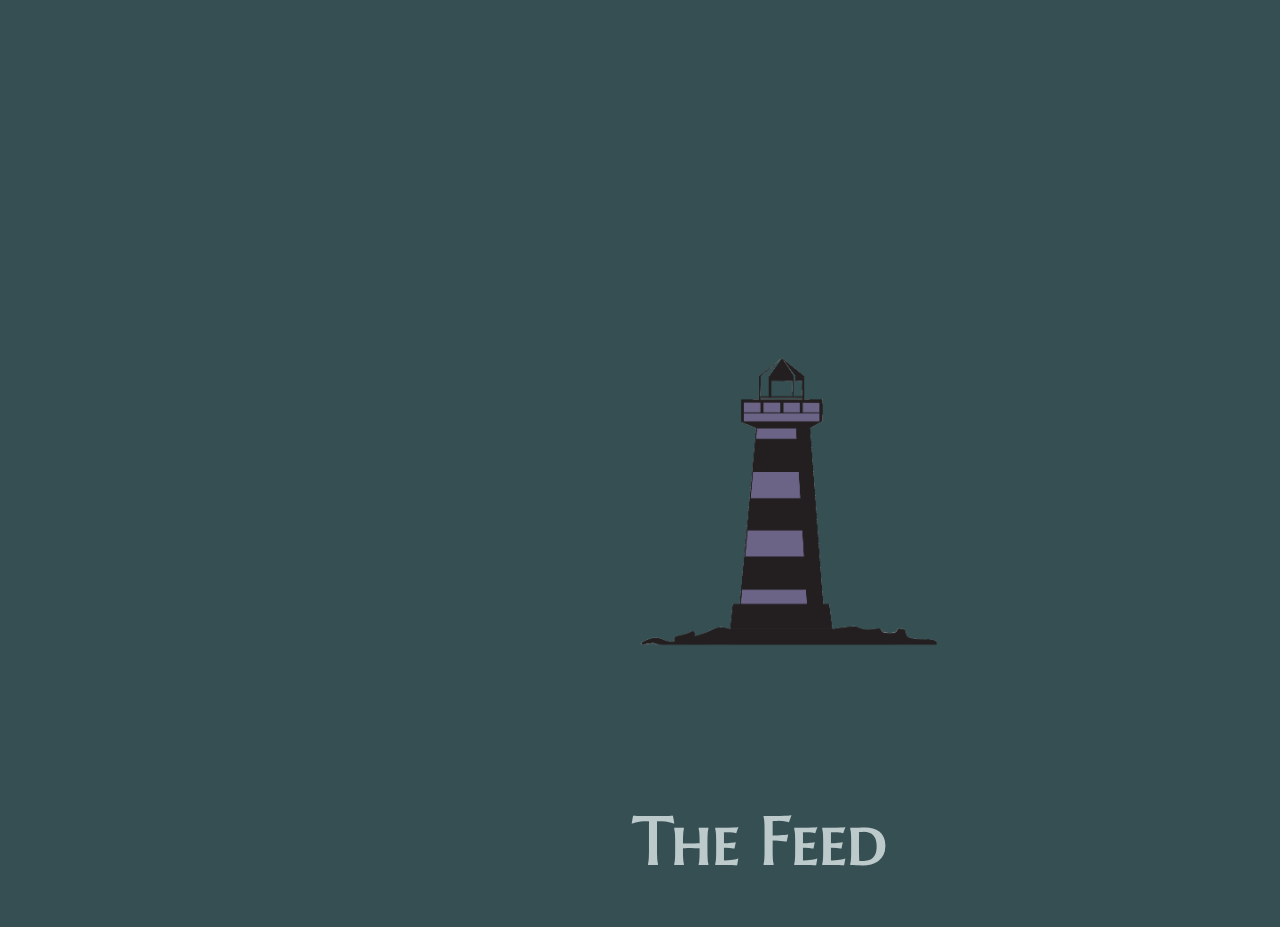
<file: index.html>
<!DOCTYPE html>
<!--[if lt IE 7]>      <html class="no-js lt-ie9 lt-ie8 lt-ie7"> <![endif]-->
<!--[if IE 7]>         <html class="no-js lt-ie9 lt-ie8"> <![endif]-->
<!--[if IE 8]>         <html class="no-js lt-ie9"> <![endif]-->
<!--[if gt IE 8]>      <html class="no-js"> <!--<![endif]-->
<html>
    <head>
        <meta charset="utf-8">
        <meta http-equiv="X-UA-Compatible" content="IE=edge">
        <title>Welcome to The Feed</title>
        <meta name="description" content="The Feed website by Gianna Palanca">
        <meta name="viewport" content="width=device-width, initial-scale=1">
        <link rel="stylesheet" href="css/style.css">
    </head>
    <body>
        <!--[if lt IE 7]>
            <p class="browsehappy">You are using an <strong>outdated</strong> browser. Please <a href="#">upgrade your browser</a> to improve your experience.</p>
        <![endif]-->
        <header>
            <a href="thefeed.html">
            <img src="img/lighthouse.gif" alt="lighthouse with light blinking"
            width="700px"></a>
            <h1>The Feed</h1>
        </header>
    </body>
</html>
</file>
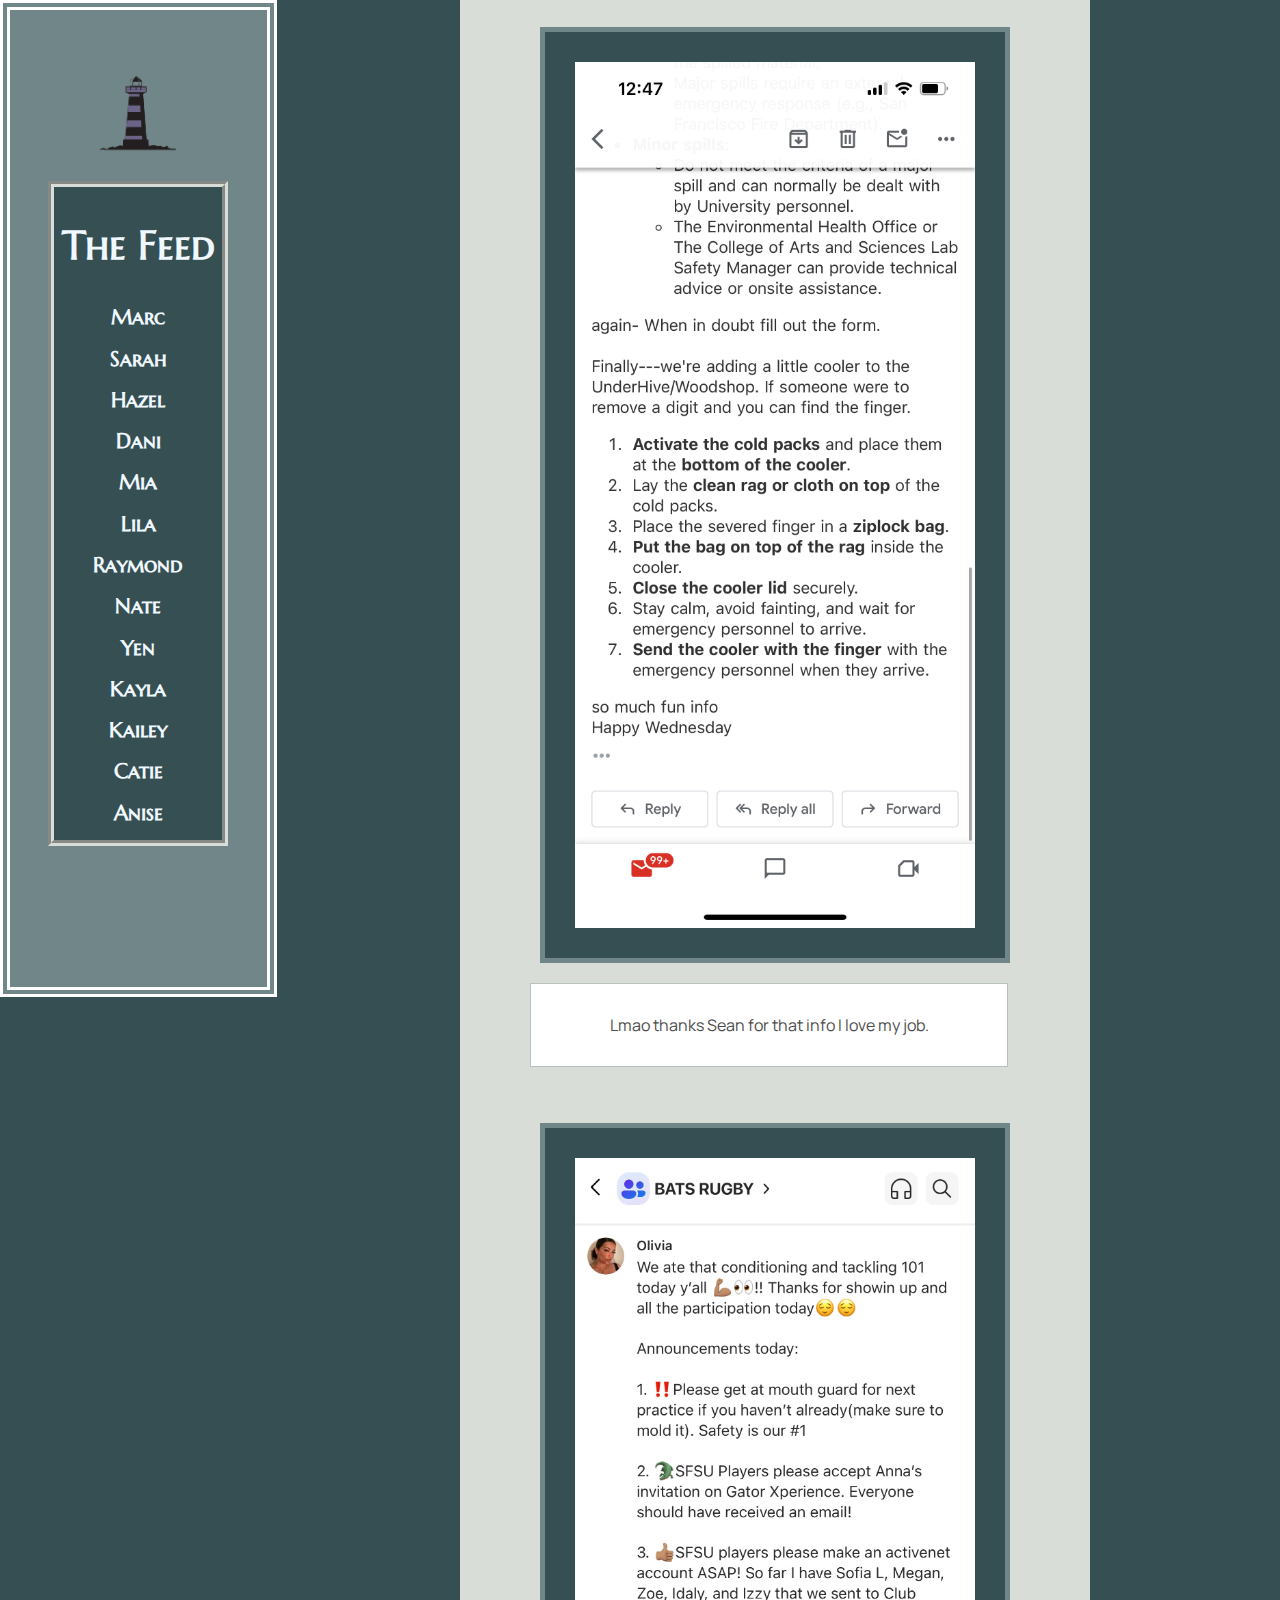
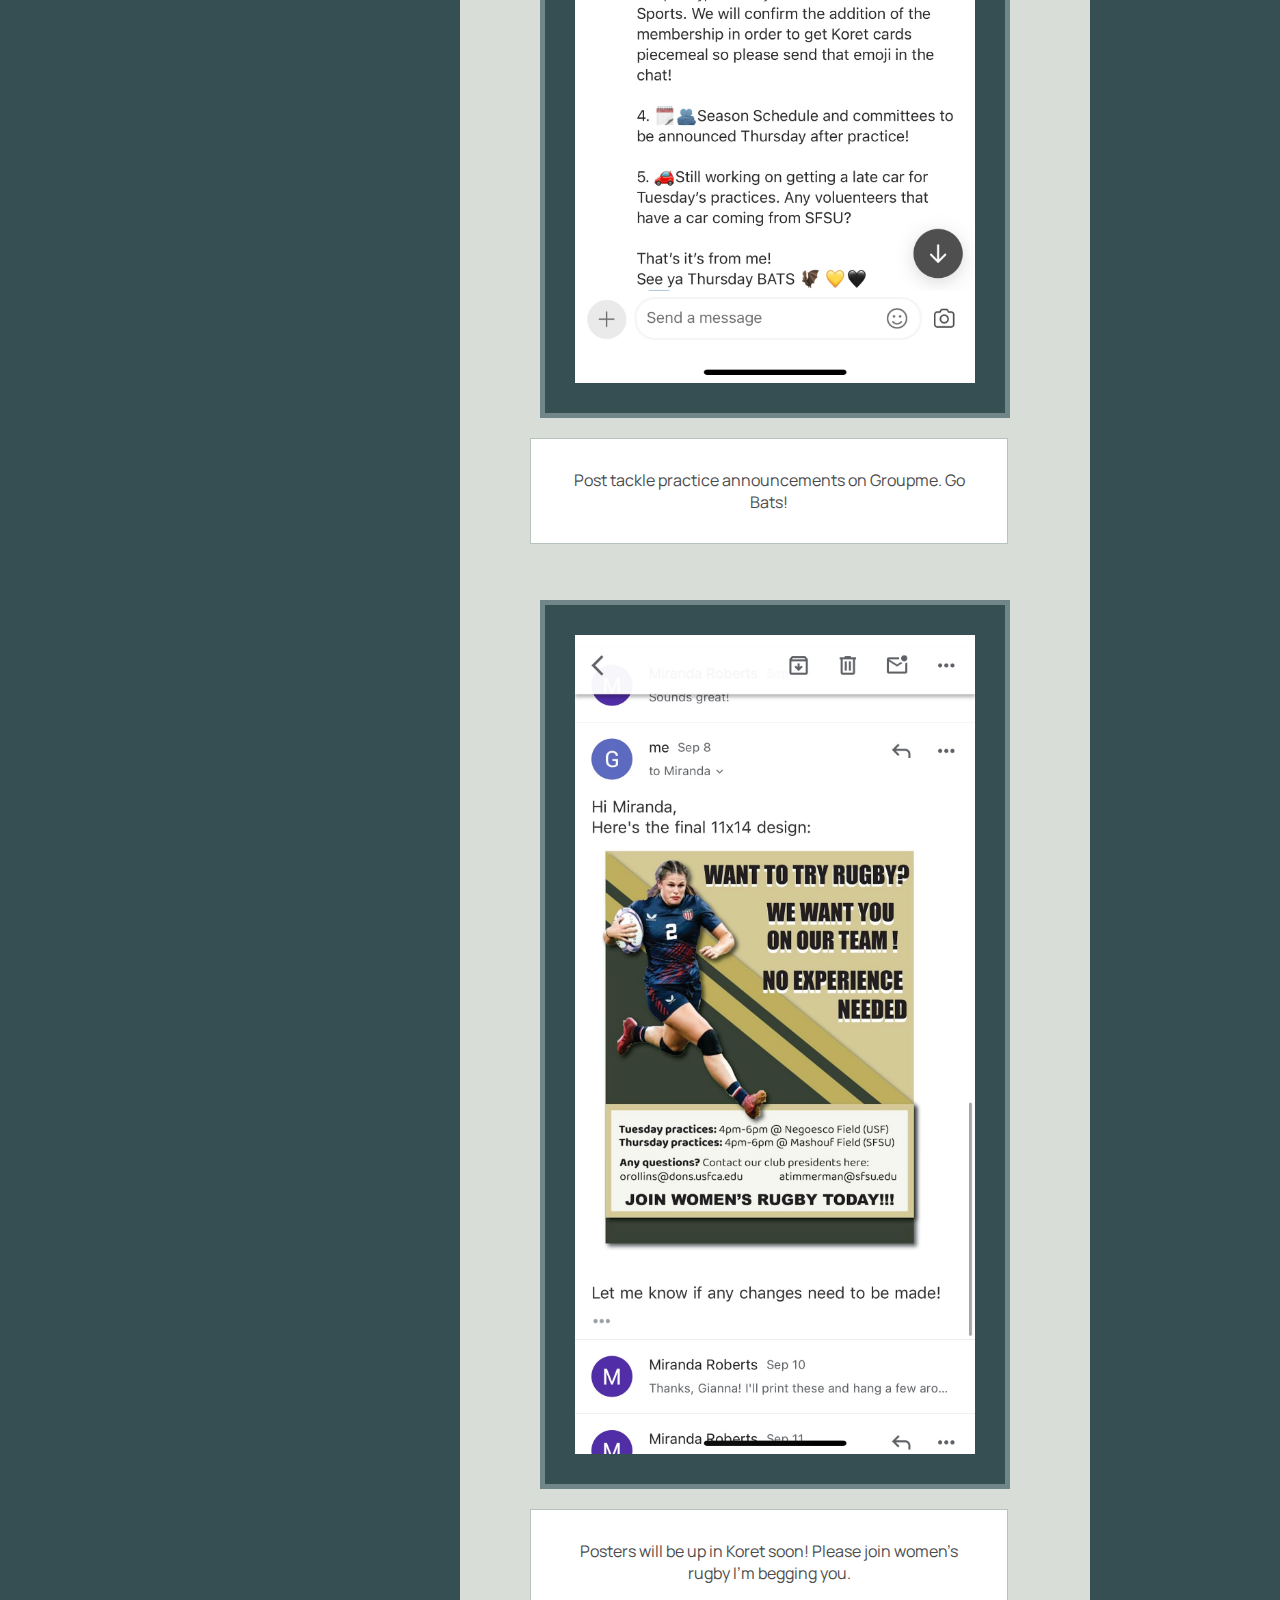
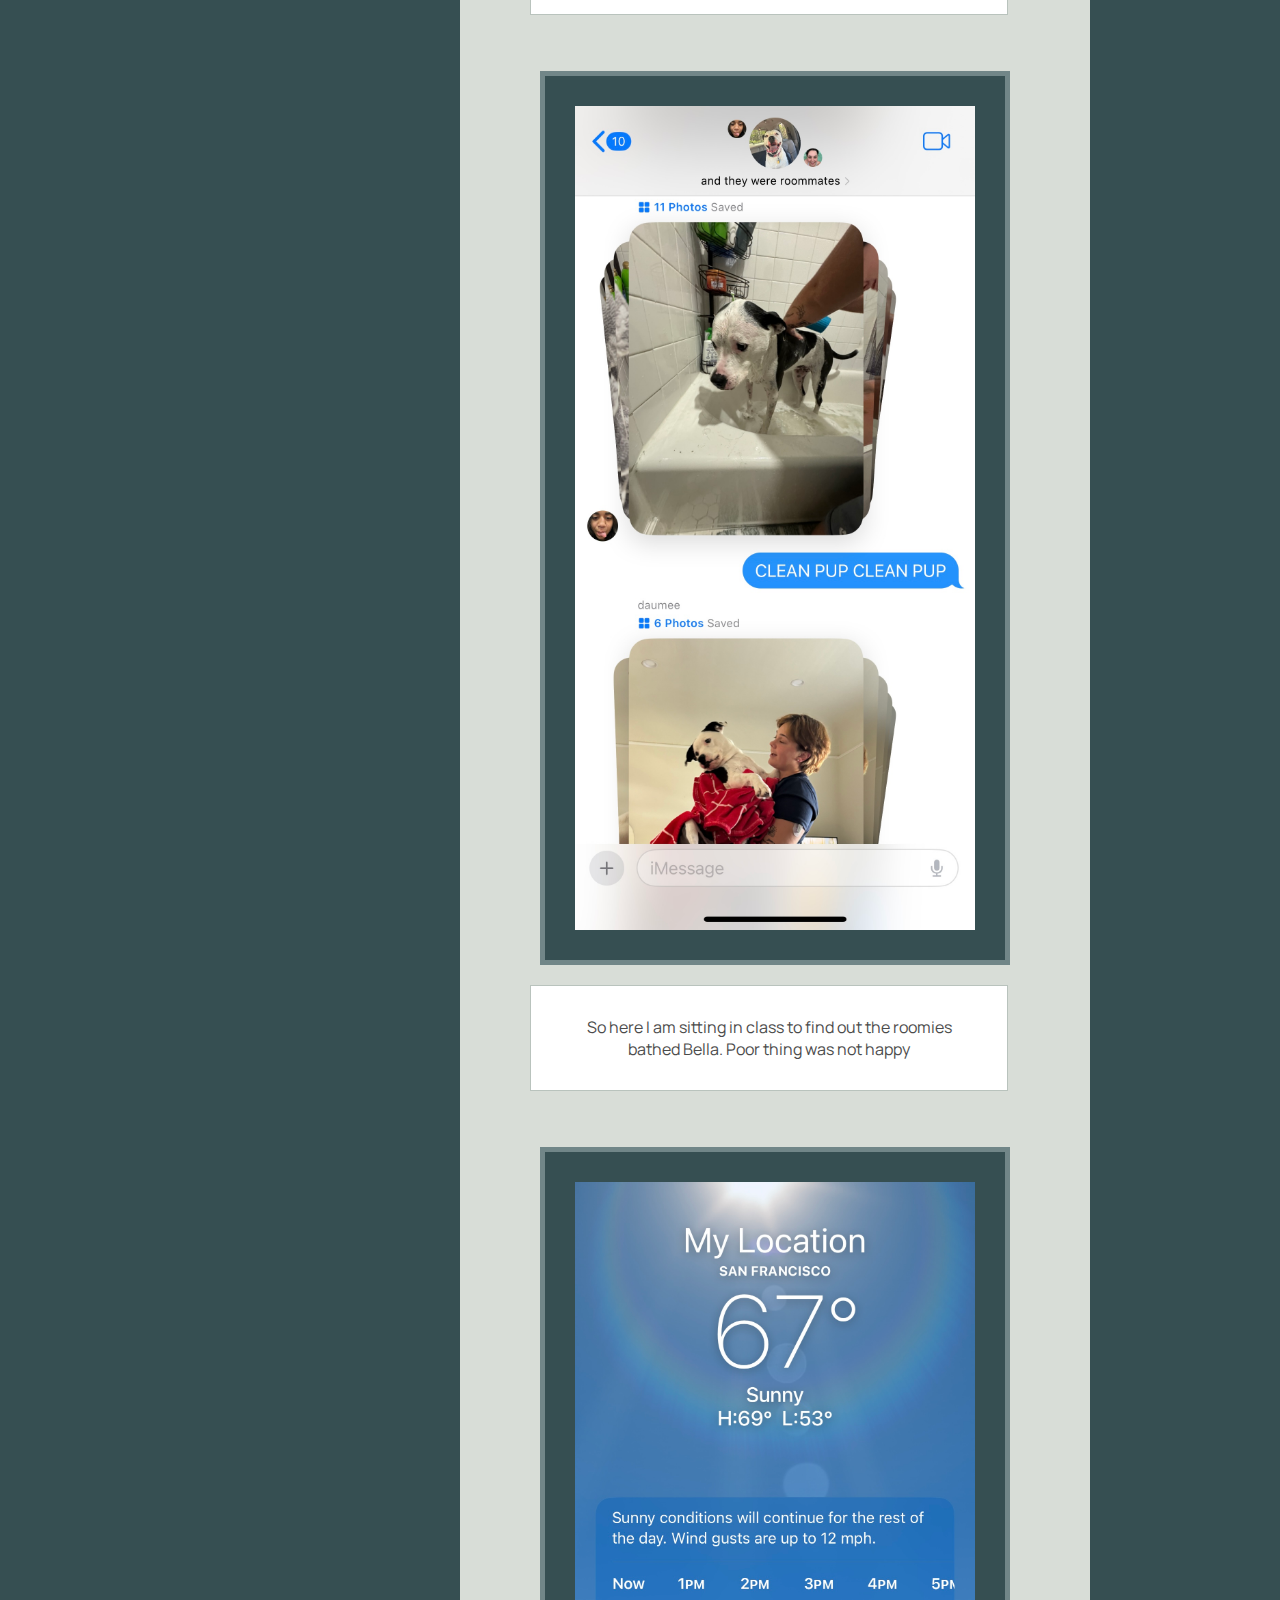
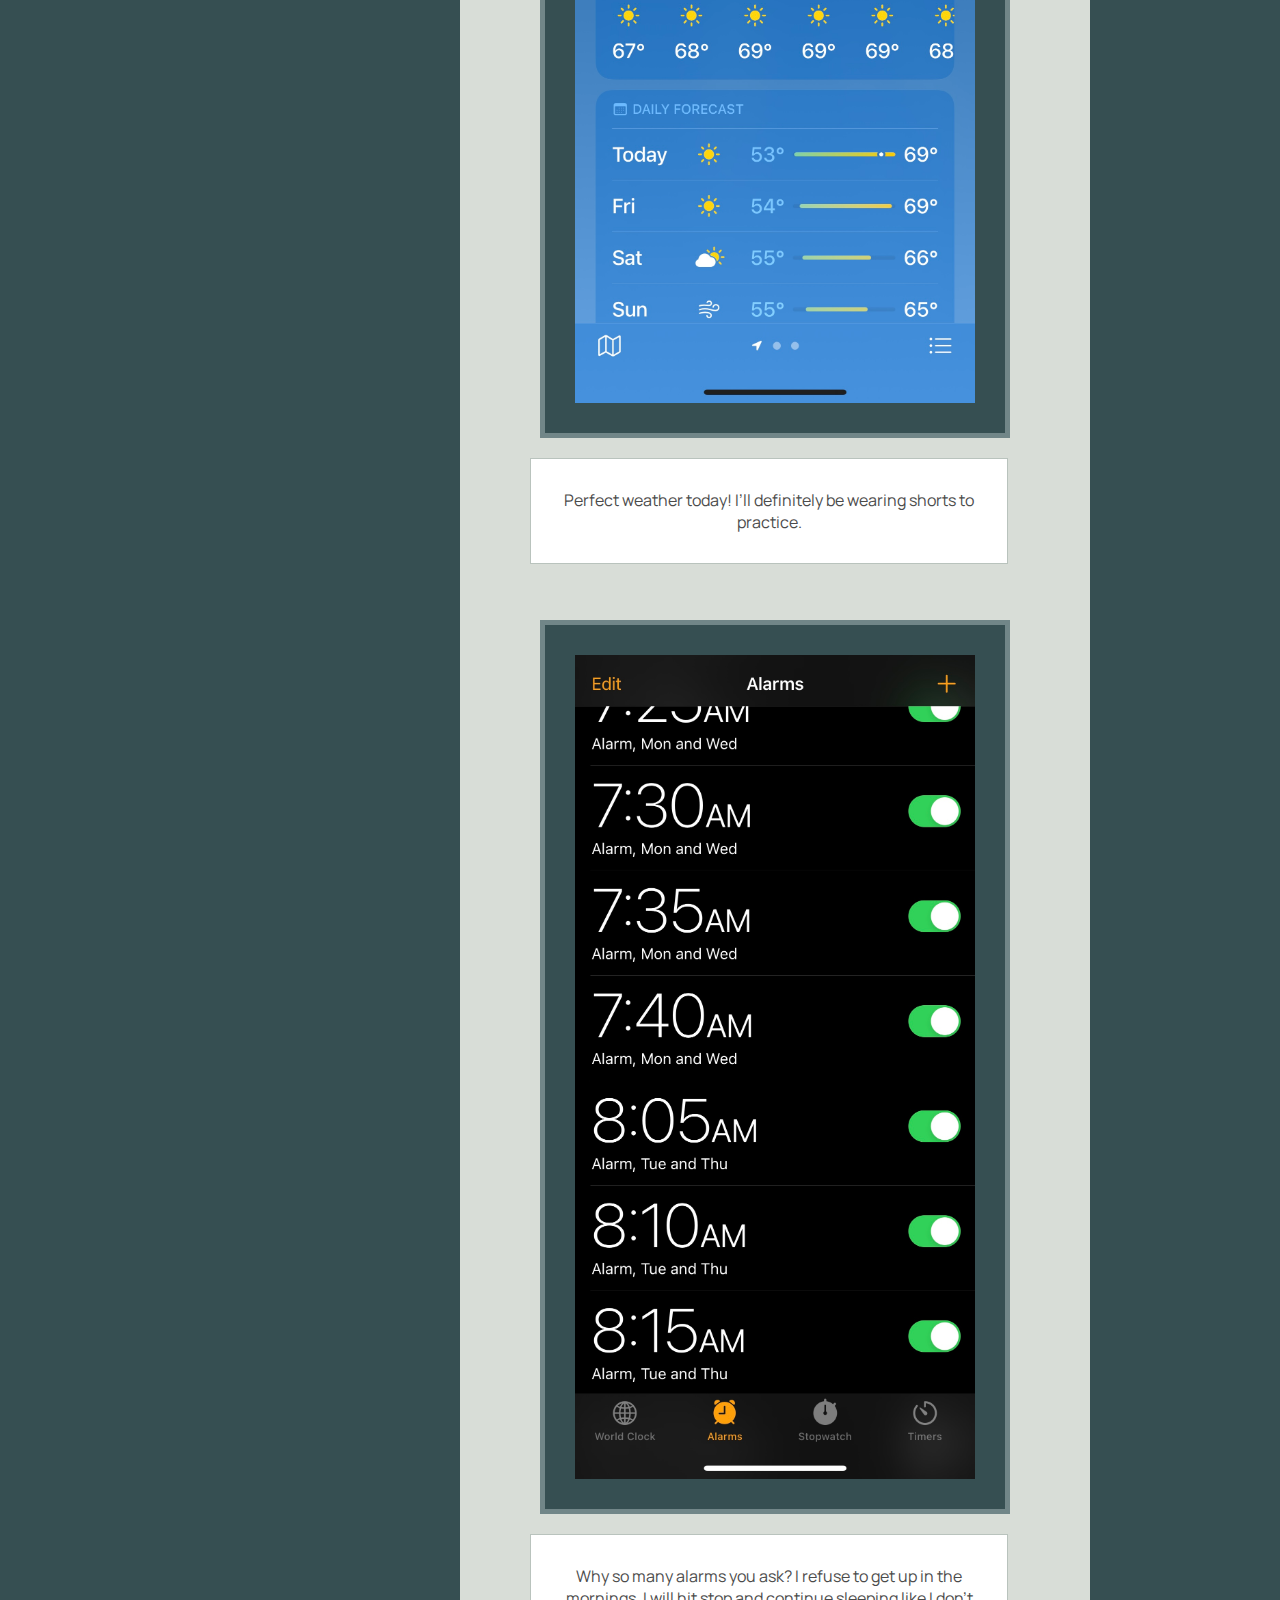
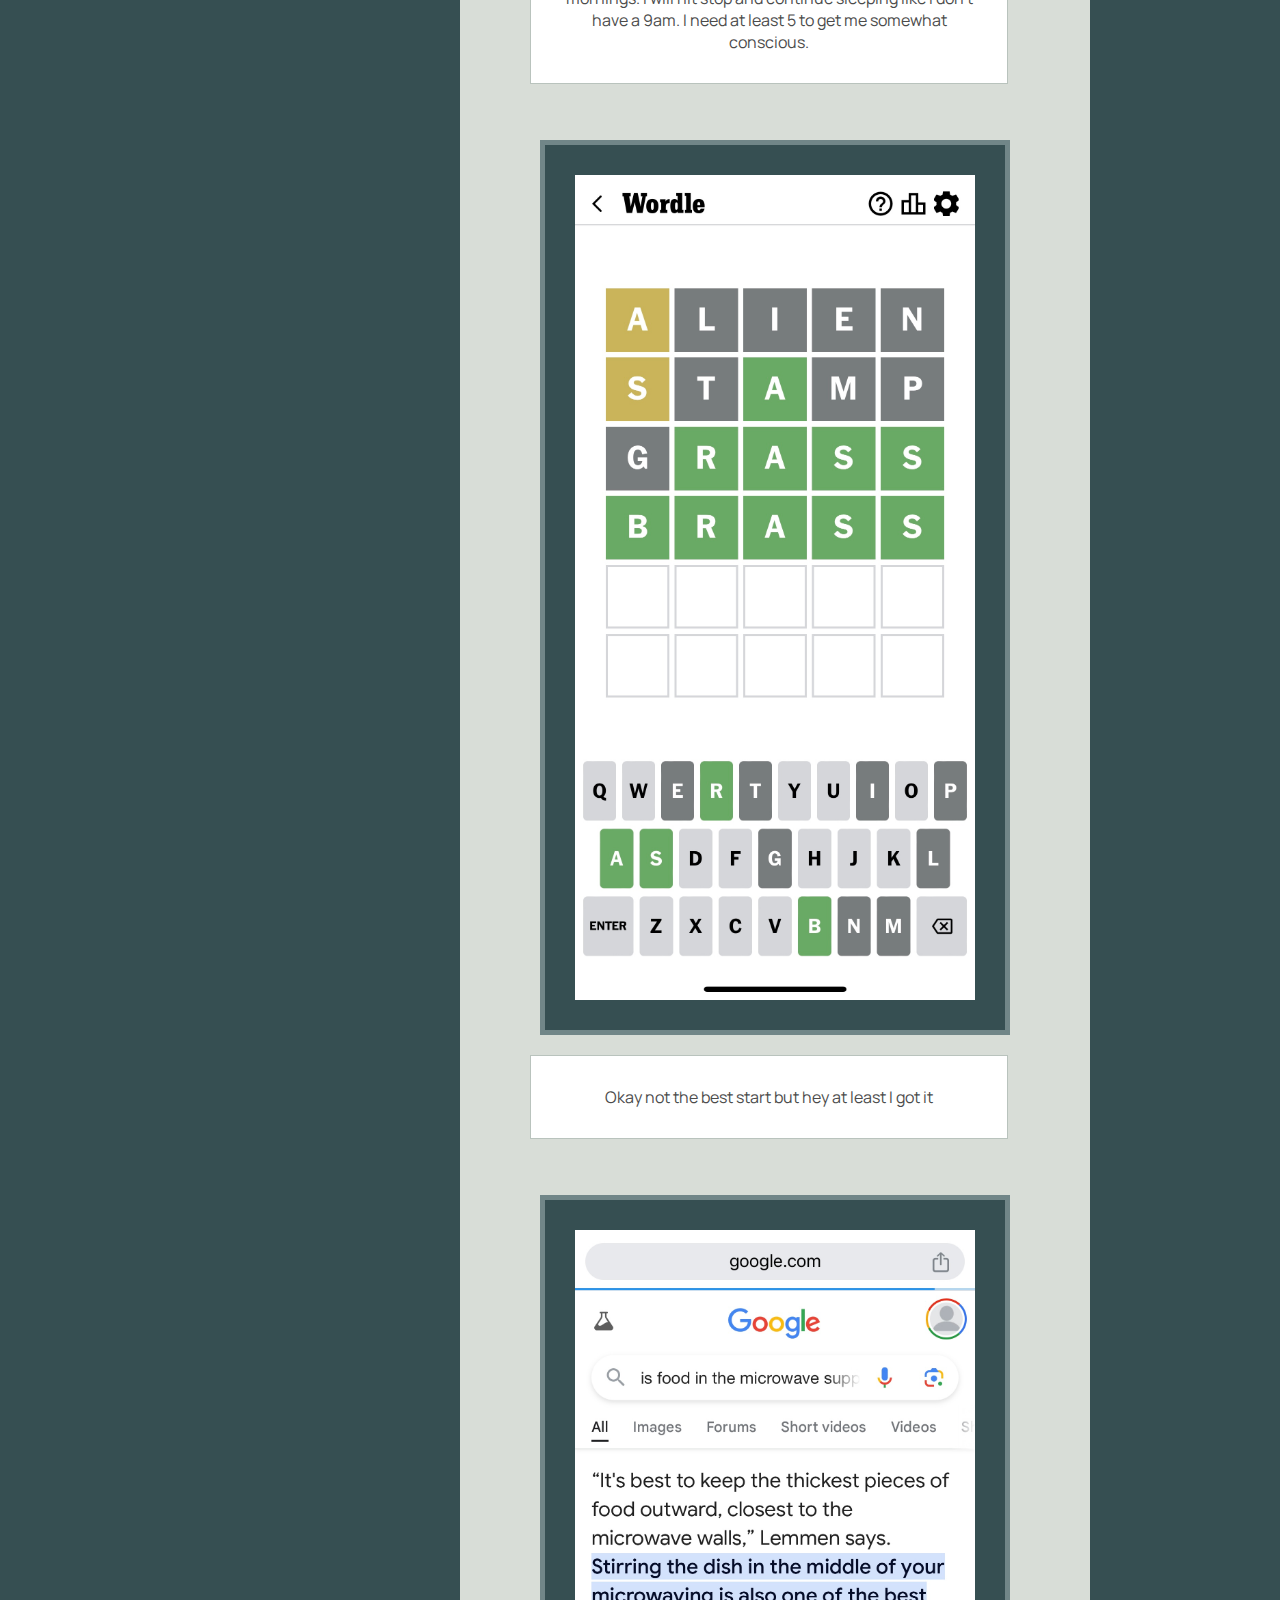
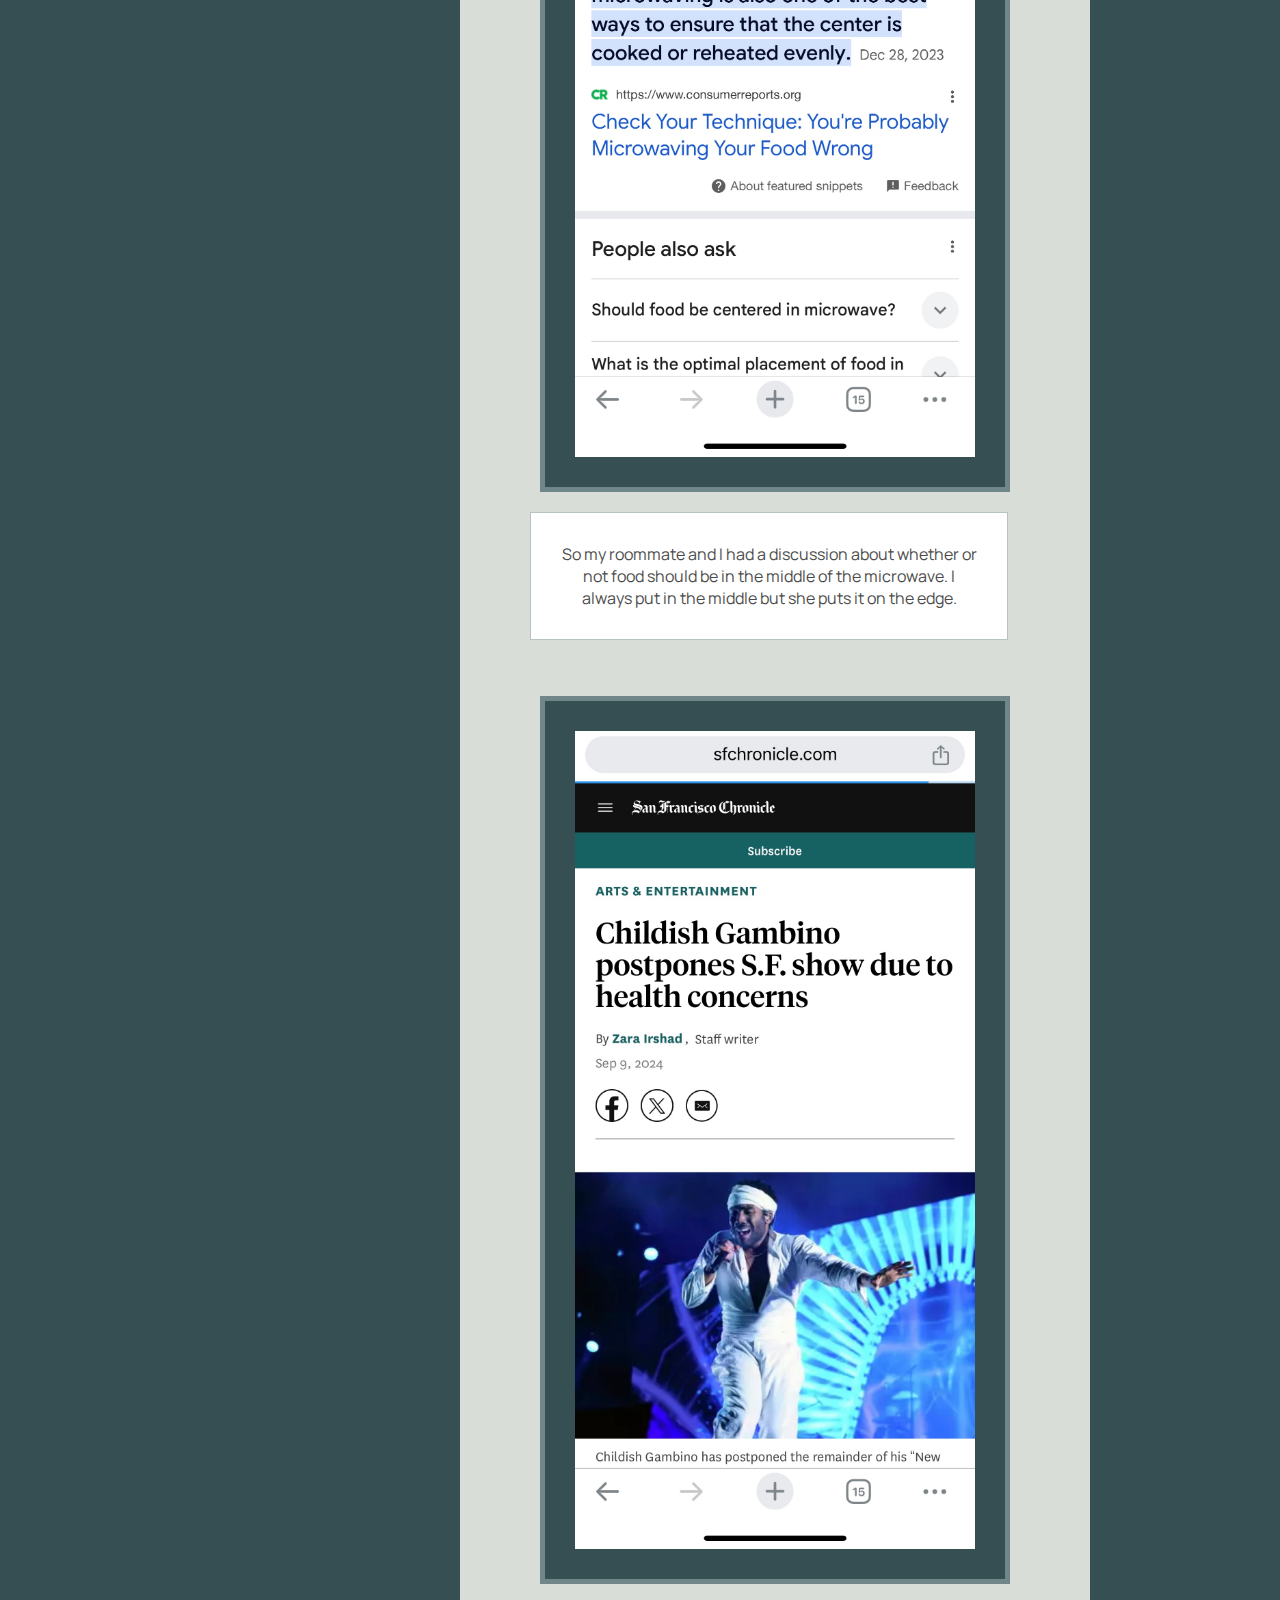
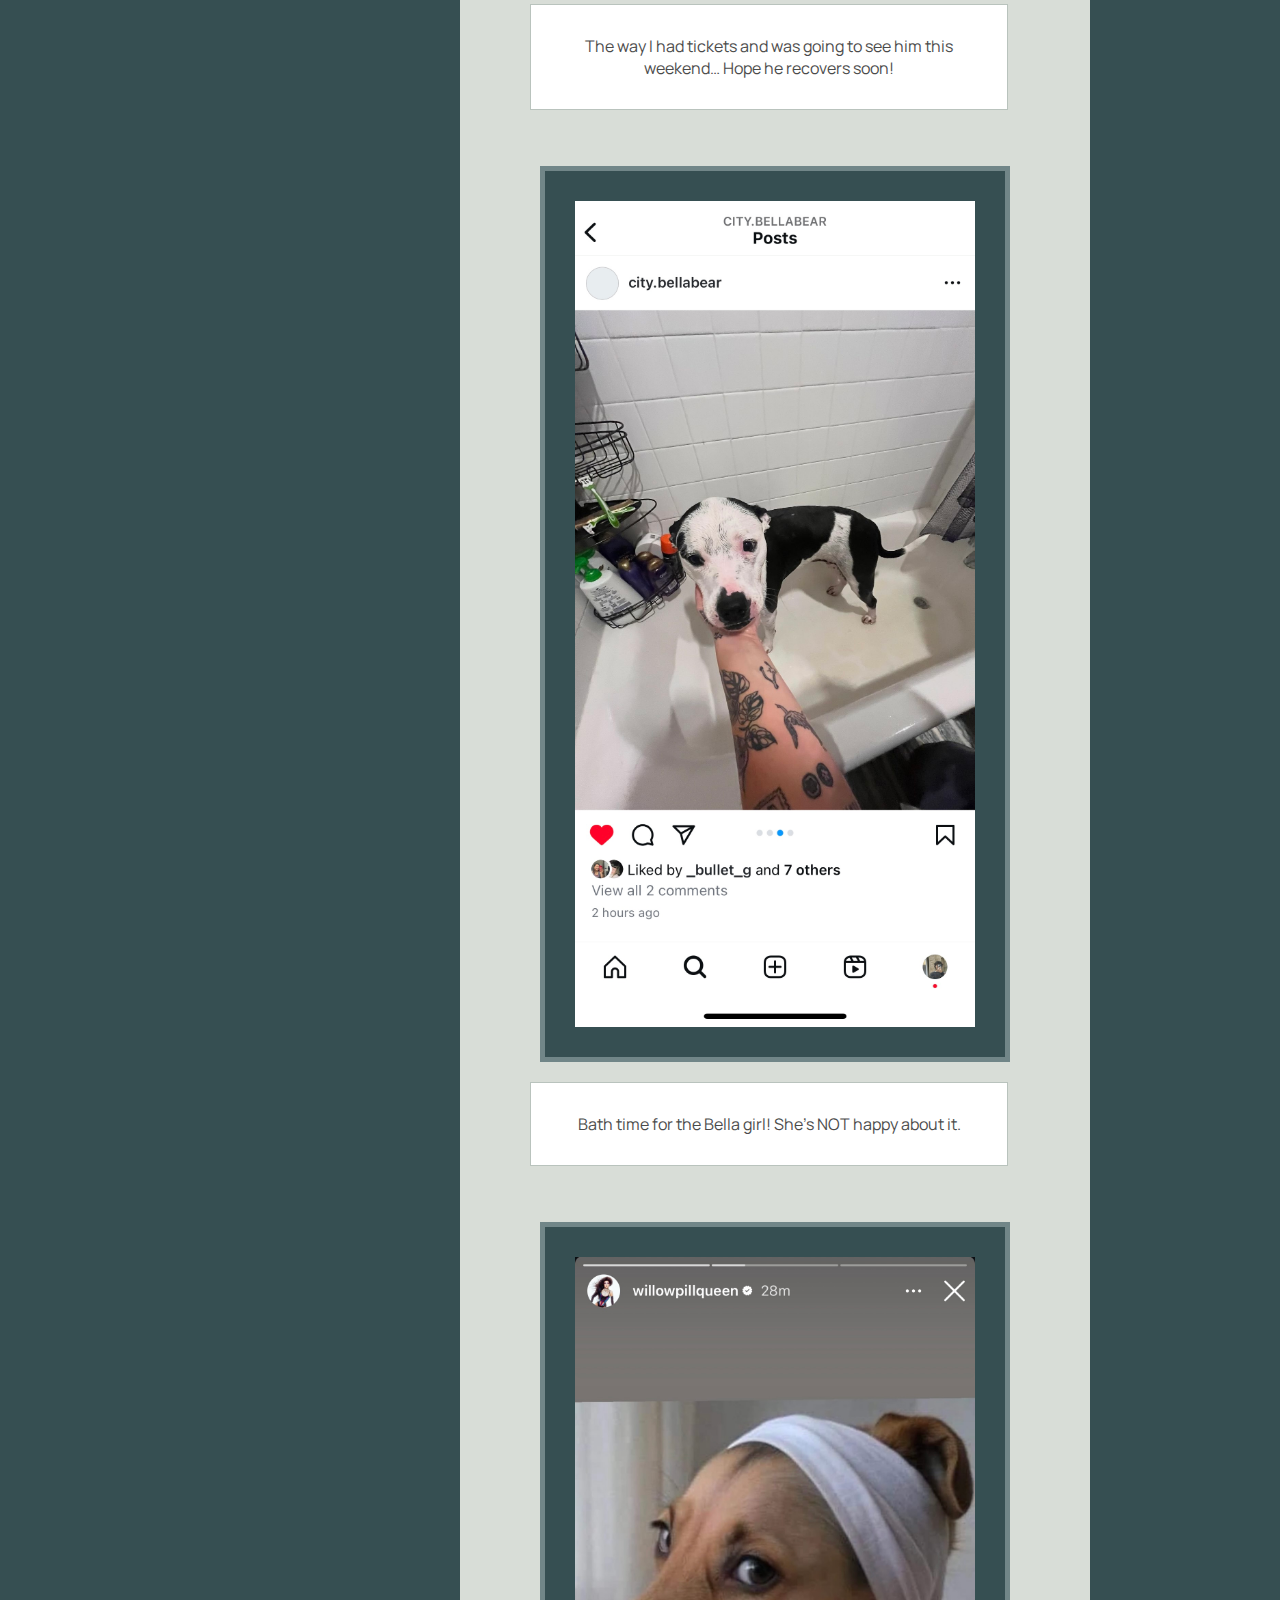
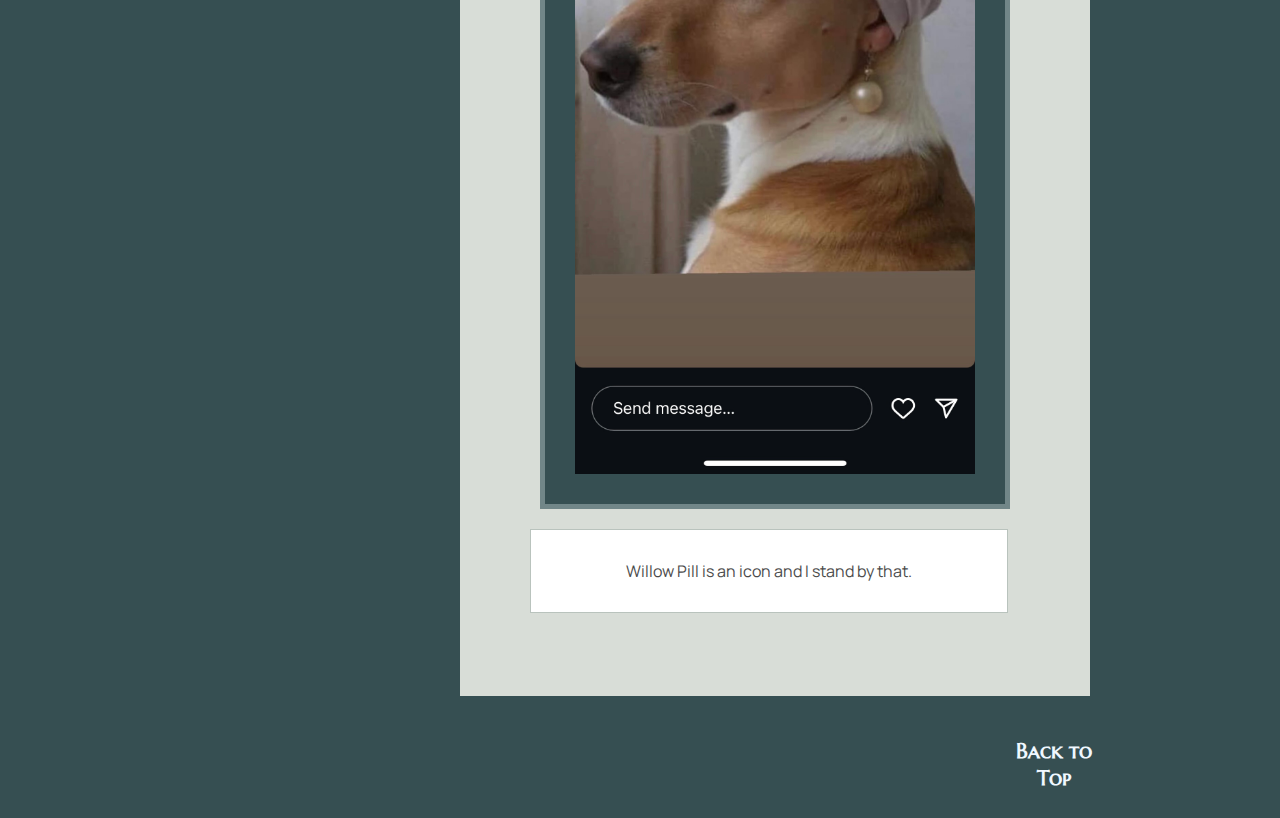
<file: thefeed.html>
<!DOCTYPE html>
<!--[if lt IE 7]>      <html class="no-js lt-ie9 lt-ie8 lt-ie7"> <![endif]-->
<!--[if IE 7]>         <html class="no-js lt-ie9 lt-ie8"> <![endif]-->
<!--[if IE 8]>         <html class="no-js lt-ie9"> <![endif]-->
<!--[if gt IE 8]>      <html class="no-js"> <!--<![endif]-->
<html>
    <head>
        <meta charset="utf-8">
        <meta http-equiv="X-UA-Compatible" content="IE=edge">
        <title>Welcome to The Feed</title>
        <meta name="description" content="The Feed website by Gianna Palanca">
        <meta name="viewport" content="width=device-width, initial-scale=1">
        <link rel="stylesheet" href="css/style.css">
    </head>
    <body>
        <!--[if lt IE 7]>
            <p class="browsehappy">You are using an <strong>outdated</strong> browser. Please <a href="#">upgrade your browser</a> to improve your experience.</p>
        <![endif]-->
        <nav>
           <a href="index.html"> <img src="img/lighthouse.gif" alt="lighthouse with light blinking" style="width: 100%; height:fit-content; object-fit: cover;"></a>
          <div id="friends">
            <h2>The Feed</h2>
            <a href="https://mbagustin.github.io/thefeed/" target="_blank">
                <h1>Marc </h1>
            </a>
            <a href="https://senkvetch.github.io/thefeed/index.html" target="_blank">
                <h1>Sarah </h1>
            </a>
            <a href="https://hazeljoanne.github.io/the-feed/thefeed.html" target="_blank">
                <h1>Hazel </h1>
            </a>
            <a href="https://jrlao.github.io/thefeed/" target="_blank">
                <h1>Dani </h1>
            </a>
            <a href="https://mkmanalili.github.io/thefeed/" target="_blank">
                <h1>Mia </h1>
            </a>
            <a href="https://lmohtadi.github.io/The-Feed/" target="_blank">
                <h1>Lila </h1>
            </a>
            <a href="https://rpnairn.github.io/thefeed/" target="_blank">
                <h1>Raymond </h1>
            </a>
            <a href="https://n-tesler.github.io/thefeed/thefeed.html" target="_blank">
                <h1>Nate </h1>
            </a>
            <h1>Yen </h1>
            <a href="https://kaylausfca.github.io/thefeed/" target="_blank">
                <h1>Kayla </h1>
            </a>
            <a href="https://klwilkens.github.io/thefeed/index.html" target="_blank">
                <h1>Kailey </h1>
            </a>
            <a href="https://catie-r.github.io/thefeed/thefeed.html" target="_blank">
                <h1>Catie </h1>
            </a>
            <a href="https://earth2anise.github.io/thefeed/" target="_blank">
                <h1>Anise </h1>
            </a>
          </div>
        </nav>
        <main id="top">
            <section>
                <img src="img/IMG_0908.PNG" alt="imgage of..." width="400px">
                <p>Lmao thanks Sean for that info I love my job.</p>
            </section>
            <section>
                <img src="img/IMG_0938.PNG" alt="imgage of..." width="400px">
                <p>Post tackle practice announcements on Groupme. Go Bats!</p>
            </section>
            <section>
                <img src="img/IMG_0939.PNG" alt="imgage of..." width="400px">
                <p>Posters will be up in Koret soon! Please join women’s rugby I’m begging you.</p>
            </section>
            <section>
                <img src="img/IMG_0940.PNG" alt="imgage of..." width="400px">
                <p>So here I am sitting in class to find out the roomies bathed Bella. Poor thing was not happy</p>
            </section>
            <section>
                <img src="img/IMG_0941.PNG" alt="imgage of..." width="400px">
                <p>Perfect weather today! I’ll definitely be wearing shorts to practice.</p>
            </section>
            <section>
                <img src="img/IMG_0942.PNG" alt="imgage of..." width="400px">
                <p>Why so many alarms you ask? I refuse to get up in the mornings. I will hit stop and continue sleeping like I don’t have a 9am. I need at least 5 to get me somewhat conscious.</p>
            </section>
            <section>
                <img src="img/IMG_0943.PNG" alt="imgage of..." width="400px">
                <p>Okay not the best start but hey at least I got it</p>
            </section>
            <section>
                <img src="img/IMG_0944.PNG" alt="imgage of..." width="400px">
                <p>So my roommate and I had a discussion about whether or not food should be in the middle of the microwave. I always put in the middle but she puts it on the edge.</p>
            </section>
            <section>
                <img src="img/IMG_0945.PNG" alt="imgage of..." width="400px">
                <p>The way I had tickets and was going to see him this weekend… Hope he recovers soon!</p>
            </section>
            <section>
                <img src="img/IMG_0946.PNG" alt="imgage of..." width="400px">
                <p>Bath time for the Bella girl! She's NOT happy about it.</p>
            </section>
            <section>
                <img src="img/IMG_0947.PNG" alt="imgage of..." width="400px">
                <p>Willow Pill is an icon and I stand by that.</p>
            </section>

        </main>
        <footer>
           <a href="#top"><h1>Back to Top</h1></a>
        </footer>
    </body>
</html>
</file>
<file: css/style.css>
@import url('https://fonts.googleapis.com/css2?family=Marcellus+SC&display=swap');
@import url('https://fonts.googleapis.com/css2?family=Manrope:wght@200..800&family=Marcellus+SC&display=swap');

body {
    background-color: #364F52;
    max-width: 100vh;
    max-height: 100vh;
    margin: 0 auto;
    align-items: right;
    font-family: "Marcellus SC", serif;
}


header img{
    align-content: center;
    margin-left: 250px;
    margin-top: 250px;
}

header h1{
    font-size: 50pt;
    color:#bdcacb;
    align-content: center;
    min-width: 1100px;
    margin-left: 20px;
}

header img:hover{
    transform: scale(1.5);
    transition: 1s;
    background-color: #4c6968;
    border: #b9c3bd 3pt dotted;
}


nav{
    background-color: #718688;
    max-width: 20vh;
    min-width: 10vh;
    padding: 3%;
    position: fixed;
    height: 100vh;
    top: 0px;
    left: 0px;
    border: white;
    border-width: 10px;
    border-style: double;
}

h1{
    text-align: center;
    color: aliceblue;
    background-color: #364F52;
    font-size: 16pt;
}

h2{
    font-family: "Marcellus SC", serif;
    color: aliceblue;
    font-size: 30pt;
    text-align: center;
}

nav img{
    align-content: center;
    padding: 0%;
}

nav img:hover{
    opacity: 0.8;
    transform: scale(1.07);
}

#friends{
    border: #D8DDD7;
    background-color: #364F52;
    border-width: 6px;
    border-style: groove;
    color: aliceblue;
    min-height: auto;
}

main{
    background-color: #D8DDD7;
    max-width: 85%;
    margin-left: 30%;
    padding: 3%;
    display: flex;
    flex-direction: row;
    justify-content: space-around;
    flex-wrap: wrap;
    align-items: center;
}

section{
    text-align: center;
    width: 85%;
    margin-bottom: 40px;
}


section img{
    background-color: #364F52;
    padding: 30px;
    border: #718688 5px solid
}

section img:hover{
    transform:scale(1.03);
    transition: 1s;
}
p{
    background-color: rgb(255, 255, 255);
    border:#b9c3bd 1px solid;
    padding: 30px;
    max-width: 85%;
    text-align: center;
    font-family: "Manrope", sans-serif;
    color: #4b4b4b;
}

a{
    text-decoration: none;
}

footer a:hover{
    background-color: #718688;
}


footer h1{
    color:aliceblue;
    text-align: center;
    width: 10%;
    margin-left: 88%;
    padding: 3%;
}
</file>
